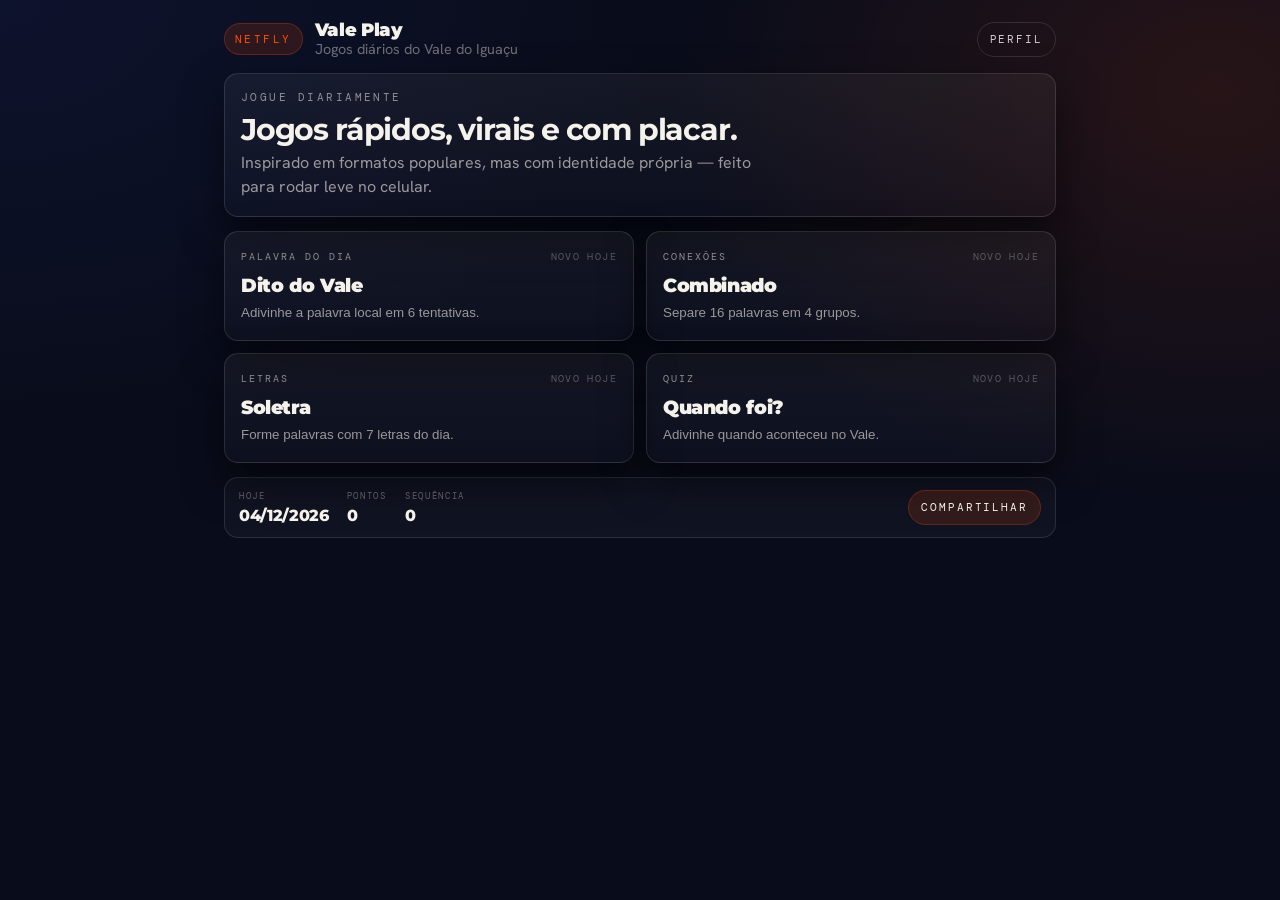
<file: netfly-vale-play/index.html>
<!doctype html>
<html lang="pt-BR">
  <head>
    <meta charset="UTF-8" />
    <meta name="viewport" content="width=device-width, initial-scale=1.0, viewport-fit=cover" />
    <meta name="theme-color" content="#090C1A" />
    <title>Netfly • Vale Play</title>
    <link rel="preconnect" href="https://fonts.googleapis.com" />
    <link rel="preconnect" href="https://fonts.gstatic.com" crossorigin />
    <link
      href="https://fonts.googleapis.com/css2?family=Montserrat:wght@600;700;800;900&family=Hanken+Grotesk:wght@300;400;500;600&family=DM+Mono:wght@400;500&display=swap"
      rel="stylesheet"
    />
    <link rel="stylesheet" href="./styles.css" />
  </head>
  <body>
    <div class="app">
      <header class="header">
        <div class="brand">
          <span class="brand__pill">NETFLY</span>
          <div class="brand__title">
            <div class="brand__name">Vale Play</div>
            <div class="brand__sub">Jogos diários do Vale do Iguaçu</div>
          </div>
        </div>
        <div class="header__right">
          <button class="btn btn--ghost" id="btnProfile" type="button" aria-label="Abrir perfil">
            Perfil
          </button>
        </div>
      </header>

      <main class="main">
        <!-- HOME -->
        <section class="view view--active" id="viewHome" aria-label="Início">
          <div class="hero">
            <div class="hero__kicker">Jogue diariamente</div>
            <h1 class="hero__title">Jogos rápidos, virais e com placar.</h1>
            <p class="hero__desc">
              Inspirado em formatos populares, mas com identidade própria — feito para rodar leve no
              celular.
            </p>
          </div>

          <div class="grid">
            <button class="card" data-nav="#dito" type="button">
              <div class="card__top">
                <span class="card__tag">Palavra do dia</span>
                <span class="card__meta" id="metaDito"></span>
              </div>
              <div class="card__title">Dito do Vale</div>
              <div class="card__desc">Adivinhe a palavra local em 6 tentativas.</div>
            </button>

            <button class="card" data-nav="#combinado" type="button">
              <div class="card__top">
                <span class="card__tag">Conexões</span>
                <span class="card__meta" id="metaCombinado"></span>
              </div>
              <div class="card__title">Combinado</div>
              <div class="card__desc">Separe 16 palavras em 4 grupos.</div>
            </button>

            <button class="card" data-nav="#soletra" type="button">
              <div class="card__top">
                <span class="card__tag">Letras</span>
                <span class="card__meta" id="metaSoletra"></span>
              </div>
              <div class="card__title">Soletra</div>
              <div class="card__desc">Forme palavras com 7 letras do dia.</div>
            </button>

            <button class="card" data-nav="#quandofoi" type="button">
              <div class="card__top">
                <span class="card__tag">Quiz</span>
                <span class="card__meta" id="metaQuandoFoi"></span>
              </div>
              <div class="card__title">Quando foi?</div>
              <div class="card__desc">Adivinhe quando aconteceu no Vale.</div>
            </button>
          </div>

          <div class="footer">
            <div class="footer__left">
              <div class="stat">
                <div class="stat__label">Hoje</div>
                <div class="stat__value" id="todayKey">—</div>
              </div>
              <div class="stat">
                <div class="stat__label">Pontos</div>
                <div class="stat__value" id="totalScore">0</div>
              </div>
              <div class="stat">
                <div class="stat__label">Sequência</div>
                <div class="stat__value" id="streak">0</div>
              </div>
            </div>
            <div class="footer__right">
              <button class="btn btn--primary" id="btnShareApp" type="button">Compartilhar</button>
            </div>
          </div>
        </section>

        <!-- DITO -->
        <section class="view" id="viewDito" aria-label="Dito do Vale">
          <div class="view__top">
            <button class="btn btn--ghost" data-nav="#home" type="button">← Voltar</button>
            <div class="view__titles">
              <div class="view__kicker">Palavra do dia</div>
              <div class="view__title">Dito do Vale</div>
            </div>
            <button class="btn btn--ghost" id="btnDitoHelp" type="button">Ajuda</button>
          </div>
          <div id="ditoRoot"></div>
        </section>

        <!-- COMBINADO -->
        <section class="view" id="viewCombinado" aria-label="Combinado">
          <div class="view__top">
            <button class="btn btn--ghost" data-nav="#home" type="button">← Voltar</button>
            <div class="view__titles">
              <div class="view__kicker">Conexões</div>
              <div class="view__title">Combinado</div>
            </div>
            <button class="btn btn--ghost" id="btnCombinadoHelp" type="button">Ajuda</button>
          </div>
          <div id="combinadoRoot"></div>
        </section>

        <!-- SOLETRA -->
        <section class="view" id="viewSoletra" aria-label="Soletra do Vale">
          <div class="view__top">
            <button class="btn btn--ghost" data-nav="#home" type="button">← Voltar</button>
            <div class="view__titles">
              <div class="view__kicker">Letras</div>
              <div class="view__title">Soletra</div>
            </div>
            <button class="btn btn--ghost" id="btnSoletraHelp" type="button">Ajuda</button>
          </div>
          <div id="soletraRoot"></div>
        </section>

        <!-- QUANDO FOI -->
        <section class="view" id="viewQuandoFoi" aria-label="Quando foi?">
          <div class="view__top">
            <button class="btn btn--ghost" data-nav="#home" type="button">← Voltar</button>
            <div class="view__titles">
              <div class="view__kicker">Quiz</div>
              <div class="view__title">Quando foi?</div>
            </div>
            <button class="btn btn--ghost" id="btnQuandoFoiHelp" type="button">Ajuda</button>
          </div>
          <div id="quandoFoiRoot"></div>
        </section>
      </main>
    </div>

    <dialog class="modal" id="modal">
      <div class="modal__head">
        <div class="modal__title" id="modalTitle">—</div>
        <button class="btn btn--ghost" id="modalClose" type="button" aria-label="Fechar">
          ✕
        </button>
      </div>
      <div class="modal__body" id="modalBody"></div>
    </dialog>

    <div class="toast" id="toast" role="status" aria-live="polite"></div>

    <script type="module" src="./app.js"></script>
  </body>
</html>
</file>
<file: netfly-vale-play/styles.css>
:root {
  --bg: #090c1a;
  --panel: rgba(245, 242, 236, 0.06);
  --panel-2: rgba(245, 242, 236, 0.04);
  --stroke: rgba(245, 242, 236, 0.12);
  --text: #f5f2ec;
  --dim: rgba(245, 242, 236, 0.6);
  --muted: rgba(245, 242, 236, 0.42);
  --blue: #1b255f;
  --orange: #ff4e00;
  --shadow: 0 18px 40px rgba(0, 0, 0, 0.55);

  --r: 14px;
  --font-head: Montserrat, system-ui, -apple-system, Segoe UI, Roboto, sans-serif;
  --font-body: "Hanken Grotesk", system-ui, -apple-system, Segoe UI, Roboto, sans-serif;
  --font-mono: "DM Mono", ui-monospace, SFMono-Regular, Menlo, Monaco, Consolas, "Liberation Mono",
    "Courier New", monospace;
}

* {
  box-sizing: border-box;
}

html,
body {
  height: 100%;
}

body {
  margin: 0;
  background: radial-gradient(1200px 800px at 0% 0%, rgba(27, 37, 95, 0.28), transparent 55%),
    radial-gradient(900px 700px at 95% 10%, rgba(255, 78, 0, 0.12), transparent 60%), var(--bg);
  color: var(--text);
  font-family: var(--font-body);
}

code {
  font-family: var(--font-mono);
  font-size: 0.92em;
  padding: 0.12em 0.35em;
  border-radius: 8px;
  border: 1px solid rgba(245, 242, 236, 0.12);
  background: rgba(245, 242, 236, 0.06);
}

.app {
  max-width: 860px;
  margin: 0 auto;
  padding: max(14px, env(safe-area-inset-top)) max(14px, env(safe-area-inset-right))
    max(14px, env(safe-area-inset-bottom)) max(14px, env(safe-area-inset-left));
}

.header {
  display: flex;
  align-items: center;
  justify-content: space-between;
  gap: 12px;
  padding: 6px 0 14px;
}

.brand {
  display: flex;
  align-items: center;
  gap: 12px;
  min-width: 0;
}

.brand__pill {
  font-family: var(--font-mono);
  font-size: 0.7rem;
  letter-spacing: 0.22em;
  text-transform: uppercase;
  background: rgba(255, 78, 0, 0.14);
  color: var(--orange);
  border: 1px solid rgba(255, 78, 0, 0.25);
  padding: 8px 10px;
  border-radius: 999px;
  flex: 0 0 auto;
}

.brand__title {
  min-width: 0;
}

.brand__name {
  font-family: var(--font-head);
  font-weight: 900;
  letter-spacing: -0.02em;
  line-height: 1.05;
  font-size: 1.15rem;
}

.brand__sub {
  font-size: 0.9rem;
  color: var(--muted);
  line-height: 1.2;
  margin-top: 2px;
  white-space: nowrap;
  overflow: hidden;
  text-overflow: ellipsis;
}

@media (max-width: 380px) {
  .brand__sub {
    display: none;
  }
}

.main {
  display: block;
}

.view {
  display: none;
  animation: fadeIn 120ms ease-out;
}

.view--active {
  display: block;
}

@keyframes fadeIn {
  from {
    opacity: 0;
    transform: translateY(4px);
  }
  to {
    opacity: 1;
    transform: translateY(0);
  }
}

.hero {
  border: 1px solid var(--stroke);
  border-radius: var(--r);
  background: linear-gradient(180deg, rgba(245, 242, 236, 0.05), rgba(245, 242, 236, 0.02));
  padding: 16px 16px;
  box-shadow: var(--shadow);
}

.hero__kicker {
  font-family: var(--font-mono);
  font-size: 0.7rem;
  letter-spacing: 0.22em;
  text-transform: uppercase;
  color: rgba(245, 242, 236, 0.55);
}

.hero__title {
  font-family: var(--font-head);
  margin: 10px 0 6px;
  font-size: clamp(1.35rem, 3.2vw, 1.85rem);
  line-height: 1.05;
  letter-spacing: -0.04em;
}

.hero__desc {
  margin: 0;
  color: var(--dim);
  line-height: 1.55;
  max-width: 60ch;
}

.grid {
  margin-top: 14px;
  display: grid;
  grid-template-columns: 1fr;
  gap: 12px;
}

@media (min-width: 720px) {
  .grid {
    grid-template-columns: repeat(2, minmax(0, 1fr));
  }
}

.card {
  text-align: left;
  border-radius: var(--r);
  background: linear-gradient(180deg, rgba(245, 242, 236, 0.05), rgba(245, 242, 236, 0.02));
  border: 1px solid var(--stroke);
  padding: 16px;
  box-shadow: var(--shadow);
  cursor: pointer;
  color: inherit;
  display: block;
  min-height: 110px;
}

.card:hover {
  border-color: rgba(255, 78, 0, 0.35);
}

.card--disabled {
  opacity: 0.6;
  cursor: not-allowed;
  box-shadow: none;
}

.card__top {
  display: flex;
  align-items: center;
  justify-content: space-between;
  gap: 10px;
}

.card__tag {
  font-family: var(--font-mono);
  font-size: 0.62rem;
  letter-spacing: 0.2em;
  text-transform: uppercase;
  color: rgba(245, 242, 236, 0.55);
}

.card__meta {
  font-family: var(--font-mono);
  font-size: 0.62rem;
  letter-spacing: 0.14em;
  color: rgba(245, 242, 236, 0.3);
  text-transform: uppercase;
}

.card__title {
  margin-top: 10px;
  font-family: var(--font-head);
  font-weight: 900;
  letter-spacing: -0.02em;
  font-size: 1.2rem;
}

.card__desc {
  margin-top: 6px;
  color: var(--dim);
  line-height: 1.45;
}

.footer {
  margin-top: 14px;
  border: 1px solid var(--stroke);
  border-radius: var(--r);
  background: rgba(245, 242, 236, 0.03);
  padding: 12px 14px;
  display: flex;
  align-items: center;
  justify-content: space-between;
  gap: 12px;
  flex-wrap: wrap;
}

.footer__left {
  display: flex;
  gap: 18px;
  align-items: center;
  flex-wrap: wrap;
}

.stat__label {
  font-family: var(--font-mono);
  font-size: 0.58rem;
  letter-spacing: 0.18em;
  text-transform: uppercase;
  color: rgba(245, 242, 236, 0.35);
}

.stat__value {
  margin-top: 4px;
  font-family: var(--font-head);
  font-weight: 800;
  letter-spacing: -0.02em;
}

.btn {
  appearance: none;
  border: 1px solid transparent;
  border-radius: 999px;
  padding: 10px 12px;
  font-family: var(--font-mono);
  font-size: 0.66rem;
  letter-spacing: 0.18em;
  text-transform: uppercase;
  background: var(--panel);
  color: rgba(245, 242, 236, 0.86);
  cursor: pointer;
}

.btn:hover {
  border-color: rgba(245, 242, 236, 0.18);
}

.btn--primary {
  background: rgba(255, 78, 0, 0.14);
  border: 1px solid rgba(255, 78, 0, 0.25);
  color: var(--text);
}

.btn--primary:hover {
  border-color: rgba(255, 78, 0, 0.45);
}

.btn--ghost {
  background: transparent;
  border: 1px solid rgba(245, 242, 236, 0.12);
}

.view__top {
  display: flex;
  align-items: center;
  justify-content: space-between;
  gap: 12px;
  padding: 8px 0 14px;
}

.view__titles {
  flex: 1;
  min-width: 0;
  text-align: center;
}

.view__kicker {
  font-family: var(--font-mono);
  font-size: 0.62rem;
  letter-spacing: 0.22em;
  text-transform: uppercase;
  color: rgba(245, 242, 236, 0.45);
}

.view__title {
  font-family: var(--font-head);
  font-weight: 900;
  letter-spacing: -0.03em;
  font-size: 1.15rem;
  margin-top: 6px;
}

.modal {
  width: min(720px, calc(100% - 24px));
  border: 1px solid rgba(245, 242, 236, 0.14);
  border-radius: 16px;
  background: rgba(9, 12, 26, 0.96);
  color: var(--text);
  box-shadow: 0 22px 50px rgba(0, 0, 0, 0.6);
  padding: 0;
}

.modal::backdrop {
  background: rgba(0, 0, 0, 0.6);
}

.modal__head {
  display: flex;
  align-items: center;
  justify-content: space-between;
  gap: 12px;
  padding: 14px 14px 10px;
  border-bottom: 1px solid rgba(245, 242, 236, 0.08);
}

.modal__title {
  font-family: var(--font-head);
  font-weight: 900;
  letter-spacing: -0.02em;
}

.modal__body {
  padding: 14px;
  color: rgba(245, 242, 236, 0.82);
  line-height: 1.6;
}

.toast {
  position: fixed;
  left: 50%;
  bottom: max(16px, env(safe-area-inset-bottom));
  transform: translateX(-50%);
  padding: 10px 14px;
  border-radius: 999px;
  background: rgba(245, 242, 236, 0.09);
  border: 1px solid rgba(245, 242, 236, 0.14);
  color: rgba(245, 242, 236, 0.9);
  font-family: var(--font-mono);
  font-size: 0.62rem;
  letter-spacing: 0.12em;
  text-transform: uppercase;
  opacity: 0;
  pointer-events: none;
  transition: opacity 160ms ease-out, transform 160ms ease-out;
}

.toast--show {
  opacity: 1;
  transform: translateX(-50%) translateY(-2px);
}
</file>
